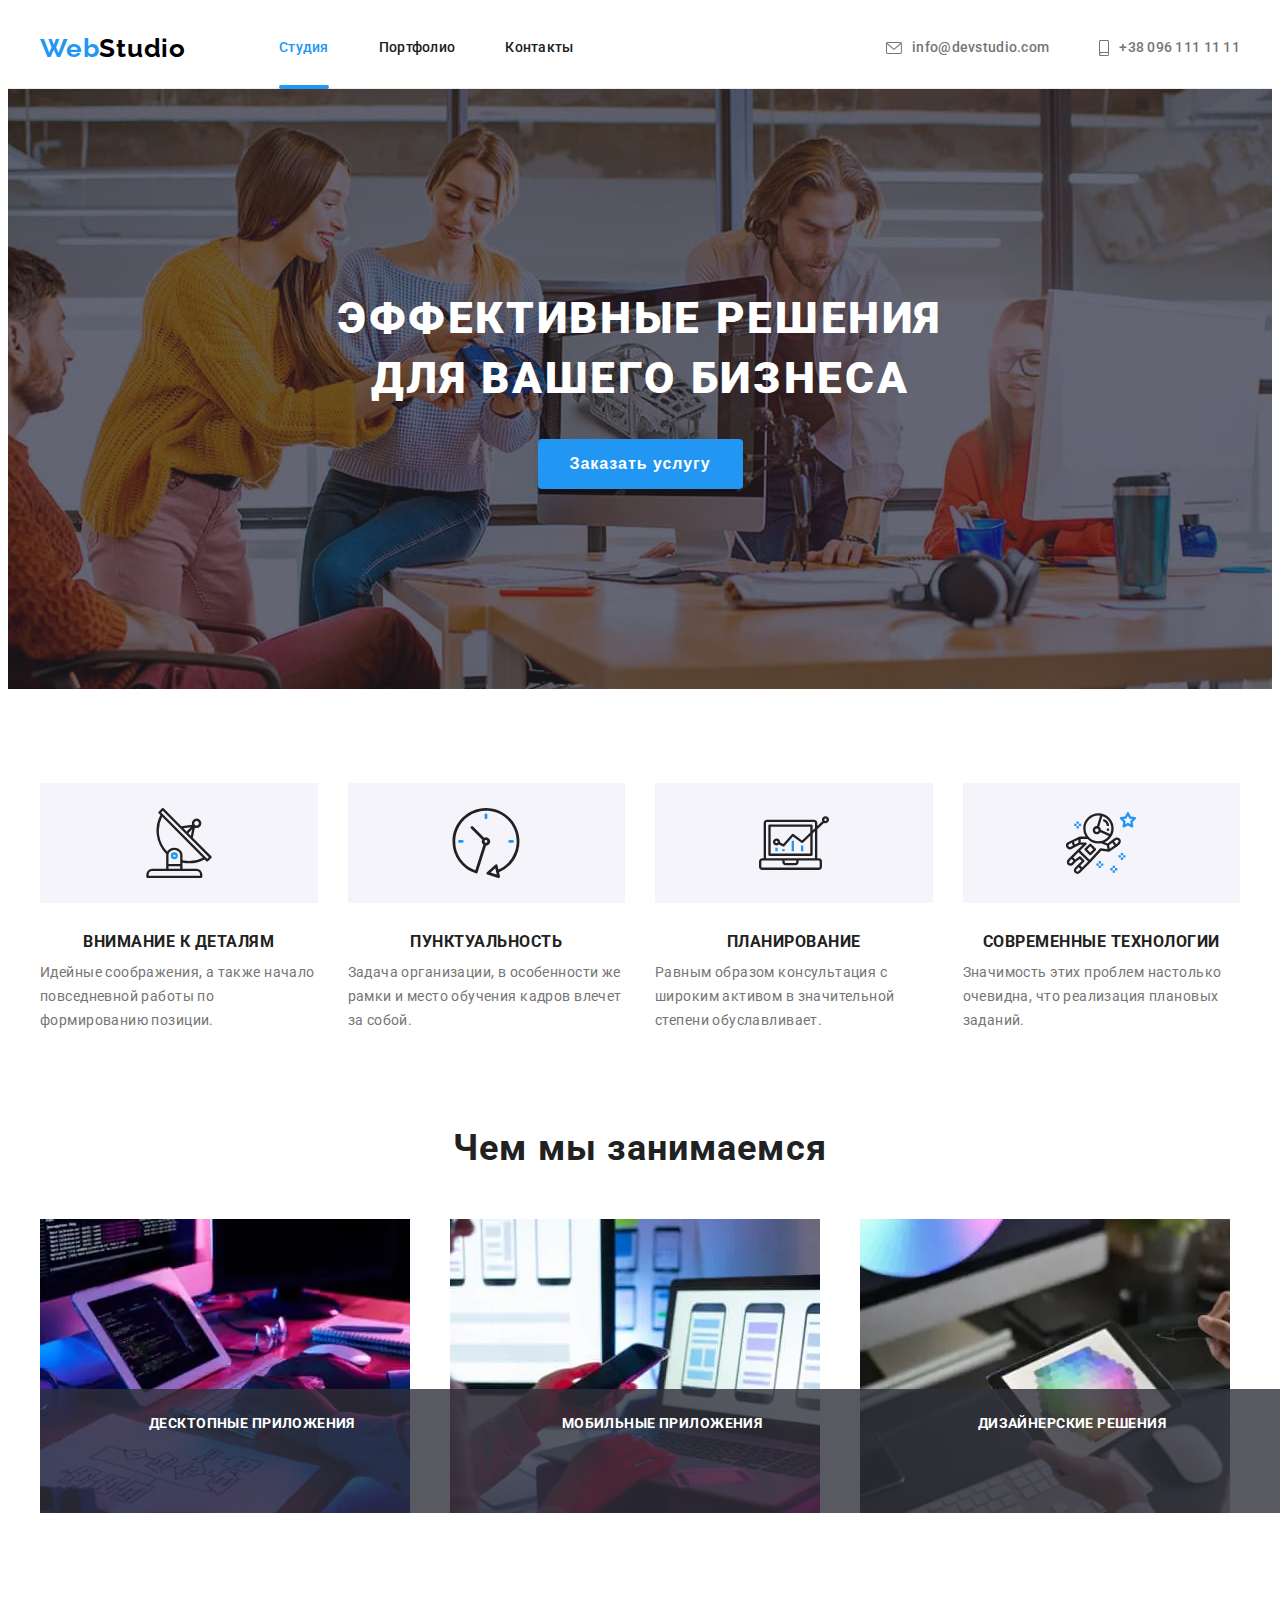
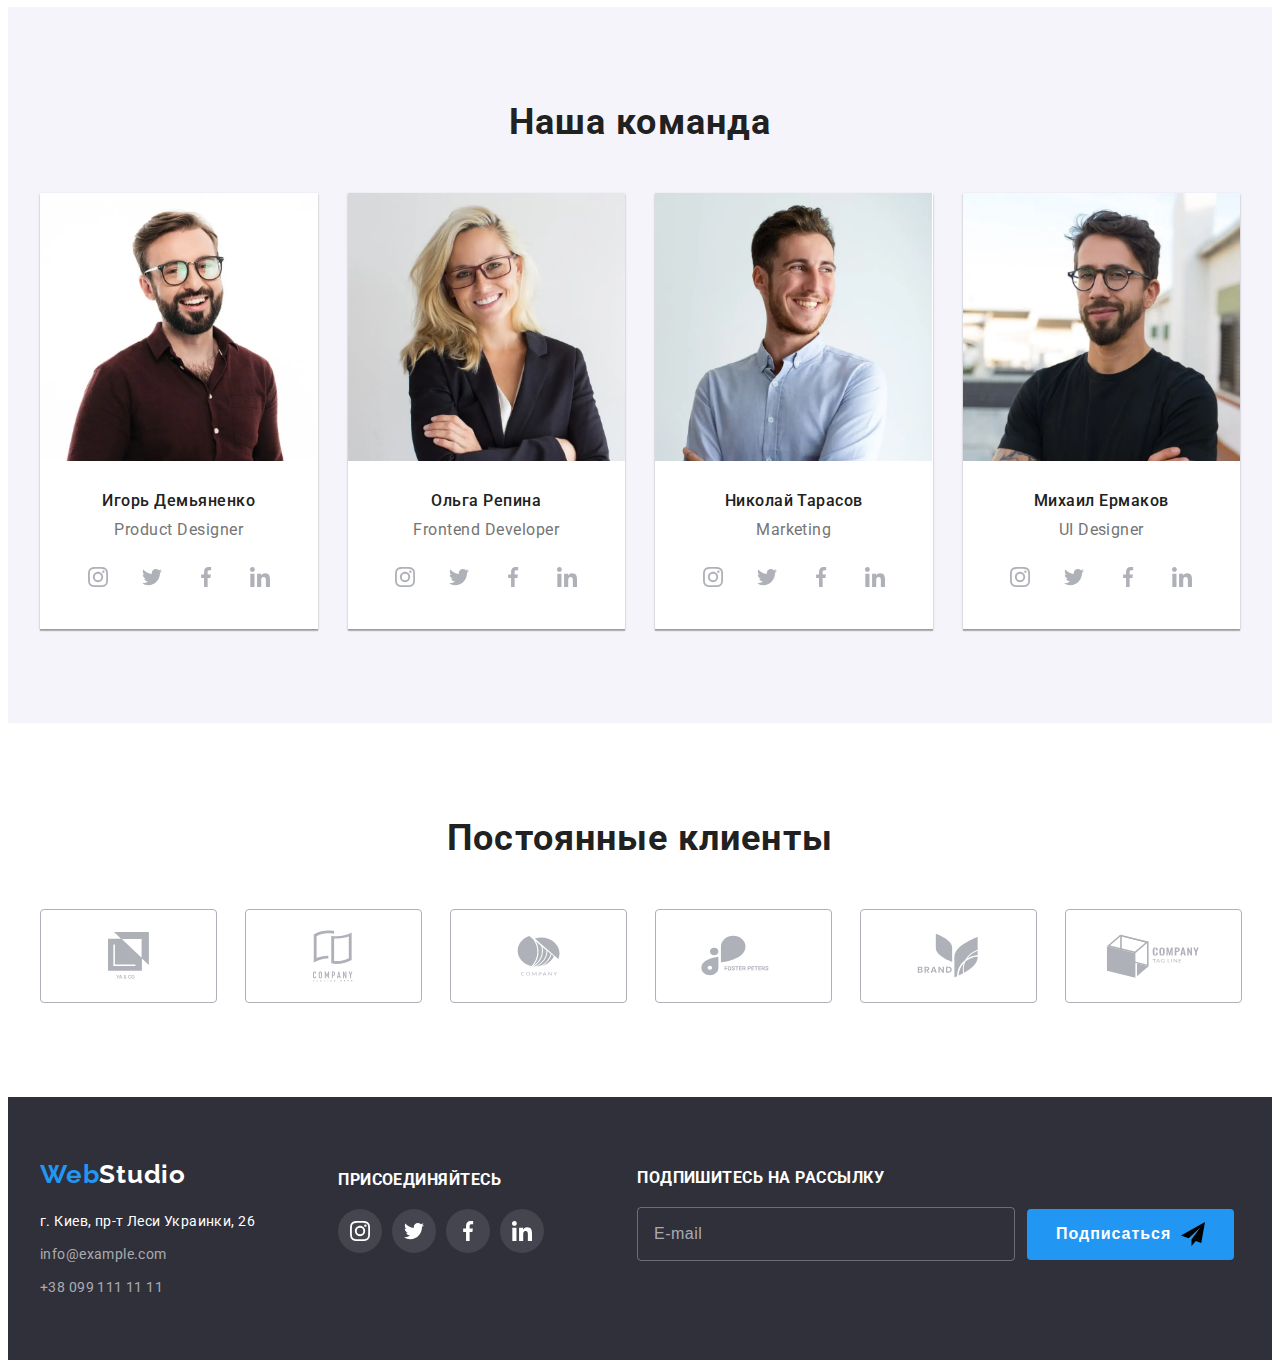
<file: index.html>
<!DOCTYPE html>
<html lang="en">

<head>
  <meta charset="UTF-8" />
  <meta http-equiv="X-UA-Compatible" content="IE=edge" />
  <meta name="viewport" content="width=device-width, initial-scale=1.0" />
  <link rel="stylesheet" href="https://cdnjs.cloudflare.com/ajax/libs/modern-normalize/1.1.0/modern-normalize.min.css"
    integrity="sha512-wpPYUAdjBVSE4KJnH1VR1HeZfpl1ub8YT/NKx4PuQ5NmX2tKuGu6U/JRp5y+Y8XG2tV+wKQpNHVUX03MfMFn9Q=="
    crossorigin="anonymous" referrerpolicy="no-referrer" />
  <link rel="preconnect" href="https://fonts.gstatic.com" />
  <link href="https://fonts.googleapis.com/css2?family=Raleway:wght@700&family=Roboto:wght@400;500;700;900&display=swap"
    rel="stylesheet" />
  <link rel="stylesheet" href="./css/main.min.css" />
  <title>WebStudio</title>
</head>

<body>
  <!--Header-->
  <header class="header">
    <div class="container header-container">
      <nav class="header-nav header__header-nav">
        <a class="logo header__logo link" href="./index.html">Web<span class="studio">Studio</span></a>
        <ul class="menu list">
          <li class="menu__item">
            <a class="menu__link link menu__link_active-link link" href="./index.html">Студия</a>
          </li>
          <li class="menu__item">
            <a class="menu__link link" href="./portfolio.html">Портфолио</a>
          </li>
          <li class="menu__item">
            <a class="menu__link link" href="">Контакты</a>
          </li>
        </ul>
      </nav>

      <button type="button" class="burger-btn" data-menu-open>
        <svg class="burger-btn__icon">
          <use href="./images/sprite.svg#icon-menu"></use>
        </svg>
      </button>
      <ul class="menu-contacts list">
        <li class="menu-contacts__mail">
          <a class="menu-contacts__link link" href="mailto:info@devstudio.com">
            <svg class="menu-contacts__icons mail">
              <use href="./images/sprite.svg#icon-envelope"></use>
            </svg>
            info@devstudio.com
          </a>
        </li>
        <li>
          <a class="menu-contacts__link link" href="tel:+380961111111">
            <svg class="menu-contacts__icons tel">
              <use href="./images/sprite.svg#icon-cellphone"></use>
            </svg>+38 096 111 11 11
          </a>
        </li>
      </ul>
    </div>

        <div class="mobile-menu" data-menu>
          <div class="container mobile-menu__container">
            <button type="button" class="mobile-menu__btn" data-menu-close>
              <svg class="mobile-menu__btn-icon">
                <use href="./images/sprite.svg#icon-close-menu"></use>
              </svg>
            </button>
            <ul class="nav-list list">
              <li class="nav-list-item">
                <a class="nav-list_link link menu__link_active-link" href="./index.html">Студия</a>
              </li>
              <li class="nav-list-item">
                <a class="nav-list_link link" href="./portfolio.html">Портфолио</a>
              </li>
              <li class="nav-list-item">
                <a class="nav-list_link link" href="">Контакты</a>
              </li>
            </ul>
        
            <ul class="menu-list list">
              <li class="menu-list__item">
                <a class="menu-list_tel link" href="tel:+380674010151">+38 067 401 01 51</a>
              </li>
              <li class="menu-list__item">
                <a class="menu-list_mail link" href="mailto:info@devstudio.com">info@devstudio.com</a>
              </li>
            </ul>
        
            <ul class="menu-social-list list">
              <li class="menu-social-list__item">
                <a class="menu-social-list__link link" href="">Instagram
                </a>
              </li>
              <li class="menu-social-list__item">
                <a class="menu-social-list__link link" href="">Twitter
                </a>
              </li>
              <li class="menu-social-list__item">
                <a class="menu-social-list__link link" href="">Facebook
                </a>
              </li>
              <li class="menu-social-list__item">
                <a class="menu-social-list__link link" href="">LinkedIn
                </a>
              </li>
            </ul>
          </div>
        </div>

  </header>
  <main>
    <!--Hero-->
    <section class="hero overlay">
        <div class="hero-container">
          <h1 class="hero__title">Эффективные решения для вашего бизнеса</h1>
          <button class="modal-btn hero__modal-btn" type="button" data-modal-open>Заказать услугу</button>
        </div>
    </section>
  
    <!--Advantages-->
    <section class="advantages-list section">
      <div class="container">
        <h2 class="advantages-title visually-hidden">Преимущества</h2>
  
        <ul class="advantages list">
  
          <li class="advantages__items">
              <div class="advantages__cards">
                <svg class="advantages__icons">
                  <use href="./images/sprite.svg#icon-details"></use>
                </svg>
              </div>
            <h3 class="advantages__title">Внимание к деталям</h3>
            <p class="advantages__text">Идейные соображения, а также начало повседневной работы по
              формированию позиции.
            </p>
          </li>
  
  
          <li class="advantages__items">
              <div class="advantages__cards">
                <svg class="advantages__icons">
                  <use href="./images/sprite.svg#icon-punctuality"></use>
                </svg>
              </div>
            <h3 class="advantages__title">Пунктуальность</h3>
            <p class="advantages__text">Задача организации, в особенности же рамки и место обучения кадров
              влечет за собой.
            </p>
          </li>
  
          <li class="advantages__items">
              <div class="advantages__cards">
                <svg class="advantages__icons">
                  <use href="./images/sprite.svg#icon-planning"></use>
                </svg>
              </div>
            <h3 class="advantages__title">Планирование</h3>
            <p class="advantages__text">Равным образом консультация с широким активом в значительной степени
              обуславливает.
            </p>
          </li>
  
          <li class="advantages__items">
              <div class="advantages__cards">
                <svg class="advantages__icons">
                  <use href="./images/sprite.svg#icon-modern_technology"></use>
                </svg>
              </div>
            <h3 class="advantages__title">Современные технологии</h3>
            <p class="advantages__text">Значимость этих проблем настолько очевидна, что реализация плановых
              заданий.
            </p>
          </li>
        </ul>
      </div>
    </section>
  
    <!--our job-->
    <section class="section our-job our-job_padding">
      <div class="container">
        <h2 class="main-title main-title_position">Чем мы занимаемся</h2>
        <ul class="job-cards our-job__job-cards list">
            <li class="job-cards__item">
                <div class="job-cards__images">
                  <picture>
                    <source media="(min-width: 1200px)"
                      srcset="./images/our-job/box-1.webp 1x, ./images/our-job/box-1@2x.webp 2x" type="image/webp">
                    <source media="(min-width: 1200px)"
                      srcset="./images/our-job/box-1.jpg 1x, ./images/our-job/box-1@2x.jpg 2x">
      
                    <img src="./images/our-job/box-1.jpg" alt="Разработчик пишет код">
                  </picture>
      
                  <p class="job-cards__text">десктопные приложения</p>
                </div>
            </li>

          <li class="job-cards__item">
              <div class="job-cards__images">
                <picture>
                  <source media="(min-width: 1200px)"
                    srcset="./images/our-job/box-2.webp 1x, ./images/our-job/box-2@2x.webp 2x" type="image/webp">
                  <source media="(min-width: 1200px)"
                    srcset="./images/our-job/box-2.jpg 1x, ./images/our-job/box-2@2x.jpg 2x">
    
                  <img src="./images/our-job/box-2.jpg" alt="Разработчик создает мобильное приложение" />
                </picture>
    
    
                <p class="job-cards__text">мобильные приложения</p>
              </div>
          </li>

          <li class="job-cards__item">
              <div class="job-cards__images">
                <picture>
                  <source media="(min-width: 1200px)"
                    srcset="./images/our-job/box-3.webp 1x, ./images/our-job/box-3@2x.webp 2x" type="image/webp">
                  <source media="(min-width: 1200px)"
                    srcset="./images/our-job/box-3.jpg 1x, ./images/our-job/box-3@2x.jpg 2x">
    
                  <img src="./images/our-job/box-3.jpg" alt="Разработчик работает с цветом" />
                </picture>
    
                <p class="job-cards__text">дизайнерские решения</p>
              </div>
          </li>
        </ul>
      </div>
    </section>
  
    <!-- Our team-->
    <section class="section our-team">
      <div class="container">
        <h2 class="main-title main-title_position">Наша команда</h2>
        <ul class="our-team-blocks our-team__our-team-blocks list">
          <li class="our-team-blocks__wrapper">
            <picture>
              <source media="(min-width: 1200px)"
                srcset="./images/our-team/desktop/igor-demjnenko.webp 1x, ./images/our-team/desktop/igor@2x.webp 2x"
                type="image/webp">
              <source media="(min-width: 1200px)"
                srcset="./images/our-team/desktop/igor-demjnenko.jpg 1x, ./images/our-team/desktop/igor@2x.jpg 2x">
  
              <source media="(min-width: 768px)"
                srcset="./images/our-team/tablet/tablet-igor.webp 1x, ./images/our-team/tablet/tablet-igor@2x.webp 2x"
                type="image/webp">
              <source media="(min-width: 768px)"
                srcset="./images/our-team/tablet/tablet-igor.jpg 1x, ./images/our-team/tablet/tablet-igor@2x.jpg 2x">
  
              <source media="(min-width: 280px)"
                srcset="./images/our-team/mobile/mob-igor.webp 1x, ./images/our-team/mobile/mob-igor@2x.webp 2x"
                type="image/webp">
              <source media="(min-width: 280px)"
                srcset="./images/our-team/mobile/mob-igor.jpg 1x, ./images/our-team/mobile/mob-igor@2x.jpg 2x">
  
              <img src="./images/our-team/desktop/igor-demjnenko.jpg" alt="Игорь Демьяненко" />
            </picture>
  
            <div class="our-team-thumb">
              <h3 class="our-team-blocks__name">Игорь Демьяненко</h3>
              <p class="our-team-blocks__specialty">Product Designer</p>
  
              <ul class="social-link-list list">
                <li class="social-link-list__item">
                  <a href="" class="social-link-list__link">
                    <svg class="social-link-list__icon">
                      <use href="./images/sprite.svg#icon-instagram"></use>
                    </svg>
                  </a>
                </li>
                <li class="social-link-list__item">
                  <a href="" class="social-link-list__link">
                    <svg class="social-link-list__icon">
                      <use href="./images/sprite.svg#icon-twitter"></use>
                    </svg>
                  </a>
                </li>
                <li class="social-link-list__item">
                  <a href="" class="social-link-list__link">
                    <svg class="social-link-list__icon">
                      <use href="./images/sprite.svg#icon-facebook"></use>
                    </svg>
                  </a>
                </li>
                <li class="social-link-list__item">
                  <a href="" class="social-link-list__link">
                    <svg class="social-link-list__icon">
                      <use href="./images/sprite.svg#icon-linkedin"></use>
                    </svg>
                  </a>
                </li>
              </ul>
            </div>
          </li>
  
          <li class="our-team-blocks__wrapper">
            <picture>
              <source media="(min-width: 1200px)"
                srcset="./images/our-team/desktop/olga-repina.webp 1x, ./images/our-team/desktop/olj@2x.webp 2x"
                type="image/webp">
              <source media="(min-width: 1200px)"
                srcset="./images/our-team/desktop/olga-repina.jpg 1x, ./images/our-team/desktop/olj@2x.jpg 2x">
  
              <source media="(min-width: 768px)"
                srcset="./images/our-team/tablet/tablet-olj.webp 1x, ./images/our-team/tablet/tablet-olj@2x.webp 2x"
                type="image/webp">
              <source media="(min-width: 768px)"
                srcset="./images/our-team/tablet/tablet-olj.jpg 1x, ./images/our-team/tablet/tablet-olj@2x.jpg 2x">
  
              <source media="(min-width: 280px)"
                srcset="./images/our-team/mobile/mob-olj.webp 1x, ./images/our-team/mobile/mob-olj@2x.webp 2x"
                type="image/webp">
              <source media="(min-width: 280px)"
                srcset="./images/our-team/mobile/mob-olj.jpg 1x, ./images/our-team/mobile/mob-olj@2x.jpg 2x">
  
              <img src="./images/our-team/desktop/olga-repina.jpg" alt="Ольга Репина" />
            </picture>
  
            <div class="our-team-thumb">
              <h3 class="our-team-blocks__name">Ольга Репина</h3>
              <p class="our-team-blocks__specialty">Frontend Developer</p>
              <ul class="social-link-list list">
                <li class="social-link-list__item">
                  <a href="" class="social-link-list__link">
                    <svg class="social-link-list__icon">
                      <use href="./images/sprite.svg#icon-instagram"></use>
                    </svg>
                  </a>
                </li>
                <li class="social-link-list__item">
                  <a href="" class="social-link-list__link">
                    <svg class="social-link-list__icon">
                      <use href="./images/sprite.svg#icon-twitter"></use>
                    </svg>
                  </a>
                </li>
                <li class="social-link-list__item">
                  <a href="" class="social-link-list__link">
                    <svg class="social-link-list__icon">
                      <use href="./images/sprite.svg#icon-facebook"></use>
                    </svg>
                  </a>
                </li>
                <li class="social-link-list__item">
                  <a href="" class="social-link-list__link">
                    <svg class="social-link-list__icon">
                      <use href="./images/sprite.svg#icon-linkedin"></use>
                    </svg>
                  </a>
                </li>
              </ul>
            </div>
          </li>
  
          <li class="our-team-blocks__wrapper">
              <picture>
                <source media="(min-width: 1200px)"
                  srcset="./images/our-team/desktop/nikolai-tarasov.webp 1x, ./images/our-team/desktop/nik@2x.webp 2x"
                  type="image/webp">
                <source media="(min-width: 1200px)"
                  srcset="./images/our-team/desktop/nikolai-tarasov.jpg 1x, ./images/our-team/desktop/nik@2x.jpg 2x">
    
                <source media="(min-width: 768px)"
                  srcset="./images/our-team/tablet/tablet-nik.webp 1x, ./images/our-team/tablet/tablet-nik@2x.webp 2x"
                  type="image/webp">
                <source media="(min-width: 768px)"
                  srcset="./images/our-team/tablet/tablet-nik.jpg 1x, ./images/our-team/tablet/tablet-nik@2x.jpg 2x">
    
                <source media="(min-width: 280px)"
                  srcset="./images/our-team/mobile/mob-nik.webp 1x, ./images/our-team/mobile/mob-nik@2x.webp 2x"
                  type="image/webp">
                <source media="(min-width: 280px)"
                  srcset="./images/our-team/mobile/mob-nik.jpg 1x, ./images/our-team/mobile/mob-nik@2x.jpg 2x">
    
                <img src="./images/our-team/desktop/nikolai-tarasov.jpg" alt="Николай Тарасов" />
              </picture>
  
            <div class="our-team-thumb">
              <h3 class="our-team-blocks__name">Николай Тарасов</h3>
              <p class="our-team-blocks__specialty">Marketing</p>
              <ul class="social-link-list list">
                <li class="social-link-list__item">
                  <a href="" class="social-link-list__link">
                    <svg class="social-link-list__icon">
                      <use href="./images/sprite.svg#icon-instagram"></use>
                    </svg>
                  </a>
                </li>
                <li class="social-link-list__item">
                  <a href="" class="social-link-list__link">
                    <svg class="social-link-list__icon">
                      <use href="./images/sprite.svg#icon-twitter"></use>
                    </svg>
                  </a>
                </li>
                <li class="social-link-list__item">
                  <a href="" class="social-link-list__link">
                    <svg class="social-link-list__icon">
                      <use href="./images/sprite.svg#icon-facebook"></use>
                    </svg>
                  </a>
                </li>
                <li class="social-link-list__item">
                  <a href="" class="social-link-list__link">
                    <svg class="social-link-list__icon">
                      <use href="./images/sprite.svg#icon-linkedin"></use>
                    </svg>
                  </a>
                </li>
              </ul>
            </div>
          </li>
  
          <li class="our-team-blocks__wrapper">
              <picture>
                <source media="(min-width: 1200px)"
                  srcset="./images/our-team/desktop/mihail-ermakov.webp 1x, ./images/our-team/desktop/monj@2x.webp 2x"
                  type="image/webp">
                <source media="(min-width: 1200px)"
                  srcset="./images/our-team/desktop/mihail-ermakov.jpg 1x, ./images/our-team/desktop/monj@2x.jpg 2x">
    
                <source media="(min-width: 768px)"
                  srcset="./images/our-team/tablet/tablet-monj.webp 1x, ./images/our-team/tablet/tablet-monj@2x.webp 2x"
                  type="image/webp">
                <source media="(min-width: 768px)"
                  srcset="./images/our-team/tablet/tablet-monj.jpg 1x, ./images/our-team/tablet/tablet-monj@2x.jpg 2x">
    
                <source media="(min-width: 280px)"
                  srcset="./images/our-team/mobile/mob-monj.webp 1x, ./images/our-team/mobile/mob-monj@2x.webp 2x"
                  type="image/webp">
                <source media="(min-width: 280px)"
                  srcset="./images/our-team/mobile/mob-monj.jpg 1x, ./images/our-team/mobile/mob-monj@2x.jpg 2x">
    
                <img src="./images/our-team/desktop/mihail-ermakov.jpg" alt="Михаил Ермаков" />
              </picture>
  
            <div class="our-team-thumb">
              <h3 class="our-team-blocks__name">Михаил Ермаков</h3>
              <p class="our-team-blocks__specialty">UI Designer</p>
              <ul class="social-link-list list">
                <li class="social-link-list__item">
                  <a href="" class="social-link-list__link">
                    <svg class="social-link-list__icon">
                      <use href="./images/sprite.svg#icon-instagram"></use>
                    </svg>
                  </a>
                </li>
                <li class="social-link-list__item">
                  <a href="" class="social-link-list__link">
                    <svg class="social-link-list__icon">
                      <use href="./images/sprite.svg#icon-twitter"></use>
                    </svg>
                  </a>
                </li>
                <li class="social-link-list__item">
                  <a href="" class="social-link-list__link">
                    <svg class="social-link-list__icon">
                      <use href="./images/sprite.svg#icon-facebook"></use>
                    </svg>
                  </a>
                </li>
                <li class="social-link-list__item">
                  <a href="" class="social-link-list__link">
                    <svg class="social-link-list__icon">
                      <use href="./images/sprite.svg#icon-linkedin"></use>
                    </svg>
                  </a>
                </li>
              </ul>
            </div>
          </li>
        </ul>
      </div>
    </section>
    <!--Our clients-->
    <section class="section container">
      <h2 class="main-title main-title_position">Постоянные клиенты</h2>
      <ul class="clients-list clients-list__position list">
        <li class="clients-list__items">
          <a href="" class="clients-list__links">
            <svg class="clients-list__icons" width="41px" height="47px">
              <use href="./images/icons/sprite.svg#icon-group"></use>
            </svg>
          </a>
        </li>
        <li class="clients-list__items">
          <a href="" class="clients-list__links">
            <svg class="clients-list__icons" width="40px" height="52px">
              <use href="./images/icons/sprite.svg#icon-group1"></use>
            </svg>
          </a>
        </li>
        <li class="clients-list__items">
          <a href="" class="clients-list__links">
            <svg class="clients-list__icons" width="43px" height="41px">
              <use href="./images/icons/sprite.svg#icon-group2"></use>
            </svg>
          </a>
        </li>
        <li class="clients-list__items">
          <a href="" class="clients-list__links">
            <svg class="clients-list__icons" width="84px" height="41px">
              <use href="./images/icons/sprite.svg#icon-group3"></use>
            </svg>
          </a>
        </li>
        <li class="clients-list__items">
          <a href="" class="clients-list__links">
            <svg class="clients-list__icons" width="62px" height="45px">
              <use href="./images/icons/sprite.svg#icon-group4"></use>
            </svg>
          </a>
        </li>
        <li class="clients-list__items">
          <a href="" class="clients-list__links">
            <svg class="clients-list__icons" width="94px" height="44px">
              <use href="./images/icons/sprite.svg#icon-group5"></use>
            </svg>
          </a>
        </li>
      </ul>
  
    </section>
  </main>
  <!--Footer-->
  <footer class="footer">
    <div class="container position">
      <div class="footer_wrapper">
        <div class="footer-contacts">
          <a class="logo link" href="./">Web<span class="studio-footer">Studio</span></a>
          <address class="adress-title">
            <ul class="adress-list list">
              <li class="adress-list__item">
                <a class="adress-list__link link" href="https://goo.gl/maps/qC3HTHTLp7hDpbV6A" target="_blank"
                  rel="noopener noreferrer">г. Киев, пр-т Леси Украинки, 26</a>
              </li>
              <li class="adress-list__item">
                <a class="adress-list__link adress-list__link_color link"
                  href="mailto:info@example.com">info@example.com</a>
              </li>
              <li class="adress-list__item">
                <a class="adress-list__link adress-list__link_color link" href="tel:+380991111111">+38
                  099 111
                  11 11</a>
              </li>
            </ul>
          </address>
        </div>
        <div class="connect">
          <h3 class="footer-title footer-form__footer-title">присоединяйтесь</h3>
          <ul class="social-link-list list">
            <li class="social-link-list__item">
              <a href="" class="social-link-list__link">
                <svg class="social-link-list__icon social-link-list__icon_color">
                  <use href="./images/sprite.svg#icon-instagram"></use>
                </svg>
              </a>
            </li>
            <li class="social-link-list__item">
              <a href="" class="social-link-list__link">
                <svg class="social-link-list__icon social-link-list__icon_color">
                  <use href="./images/sprite.svg#icon-twitter"></use>
                </svg>
              </a>
            </li>
            <li class="social-link-list__item">
              <a href="" class="social-link-list__link">
                <svg class="social-link-list__icon social-link-list__icon_color">
                  <use href="./images/sprite.svg#icon-facebook"></use>
                </svg>
              </a>
            </li>
            <li class="social-link-list__item">
              <a href="" class="social-link-list__link">
                <svg class="social-link-list__icon social-link-list__icon_color">
                  <use href="./images/sprite.svg#icon-linkedin"></use>
                </svg>
              </a>
            </li>
          </ul>
        </div>
      </div>
  
  
      <!--Footer form-->
      <div class="subscribe">
        <form action="#" class="footer-form  footer__footer-form">
          <h3 class="footer-title footer-form__footer-title">Подпишитесь на рассылку</h3>
  
          <span class="footer-form__wrapper">
            <label>
              <input type="email" class="footer-form__input" name="user-email" placeholder="E-mail">
            </label>
            <button type="submit" class="footer-form-btn footer-form__footer-form-btn">
              Подписаться
              <svg class="footer-form-btn__icon">
                <use href="./images/sprite.svg#icon-send"></use>
              </svg>
            </button>
          </span>
  
        </form>
      </div>
    </div>
  
  </footer>
  
  <!--Modal-->
    <div class="backdrop is-hidden" data-modal>
    <div class="modal">
      <button type="button" class="close-btn" data-modal-close>
        <svg class="close-btn__icon">
          <use href="./images/sprite_5.svg#icon-Vector"></use>
        </svg>
      </button>
      <form action="#" class="modal-form">
        <h3 class="modal-form__head">Оставьте свои данные, мы вам перезвоним</h3>
  
        <label class="modal-form__field">
          Имя
          <span class="modal-form__input-wrapper">
            <input type="text" class="modal-form__input" name="user-name" minlength="2" pattern="[a-zA-Zа-яёА-ЯЁ]+"
              title="Имя должно содержать символы кирилицы или латиницы" required>
            <svg class="modal-form__icon">
              <use href="./images/sprite.svg#icon-person"></use>
            </svg>
          </span>
        </label>
  
        <label class="modal-form__field">
          Телефон
          <span class="modal-form__input-wrapper">
            <input type="tel" class="modal-form__input" name="user-phone" pattern="[0-9]{3}-[0-9]{3}-[0-9]{2}-[0-9]{2}"
              title="096-000-00-00" required>
            <svg class="modal-form__icon">
              <use href="./images/sprite.svg#icon-phone"></use>
            </svg>
          </span>
        </label>
  
        <label class="modal-form__field">
          Почта
          <span class="modal-form__input-wrapper">
            <input type="email" class="modal-form__input" name="user-email" title="email@gmail.com" required>
            <svg class="modal-form__icon">
              <use href="./images/sprite.svg#icon-mail"></use>
            </svg>
          </span>
        </label>
  
        <label class="modal-form__field indent">
          Комментарий
          <textarea name="user-message" class="modal-form__message" placeholder="Введите текст"></textarea>
        </label>
  
  
        <input type="checkbox" class="modal-form__checkbox visually-hidden" id="accept-policy">
  
        <label for="accept-policy" class="modal-form__checkbox-label">Соглашаюсь с рассылкой и принимаю&nbsp;
          <a href="#" class="modal-form__label-link link">Условия договора
          </a>
        </label>
  
        <button type="submit" class="modal-btn modal-form__modal-btn">Отправить</button>
      </form>
    </div>
  </div>
  
  <script src="./js/modal.js"></script>
  <script src="./js/menu.js"></script>
  </body>
  
  </html>
</file>
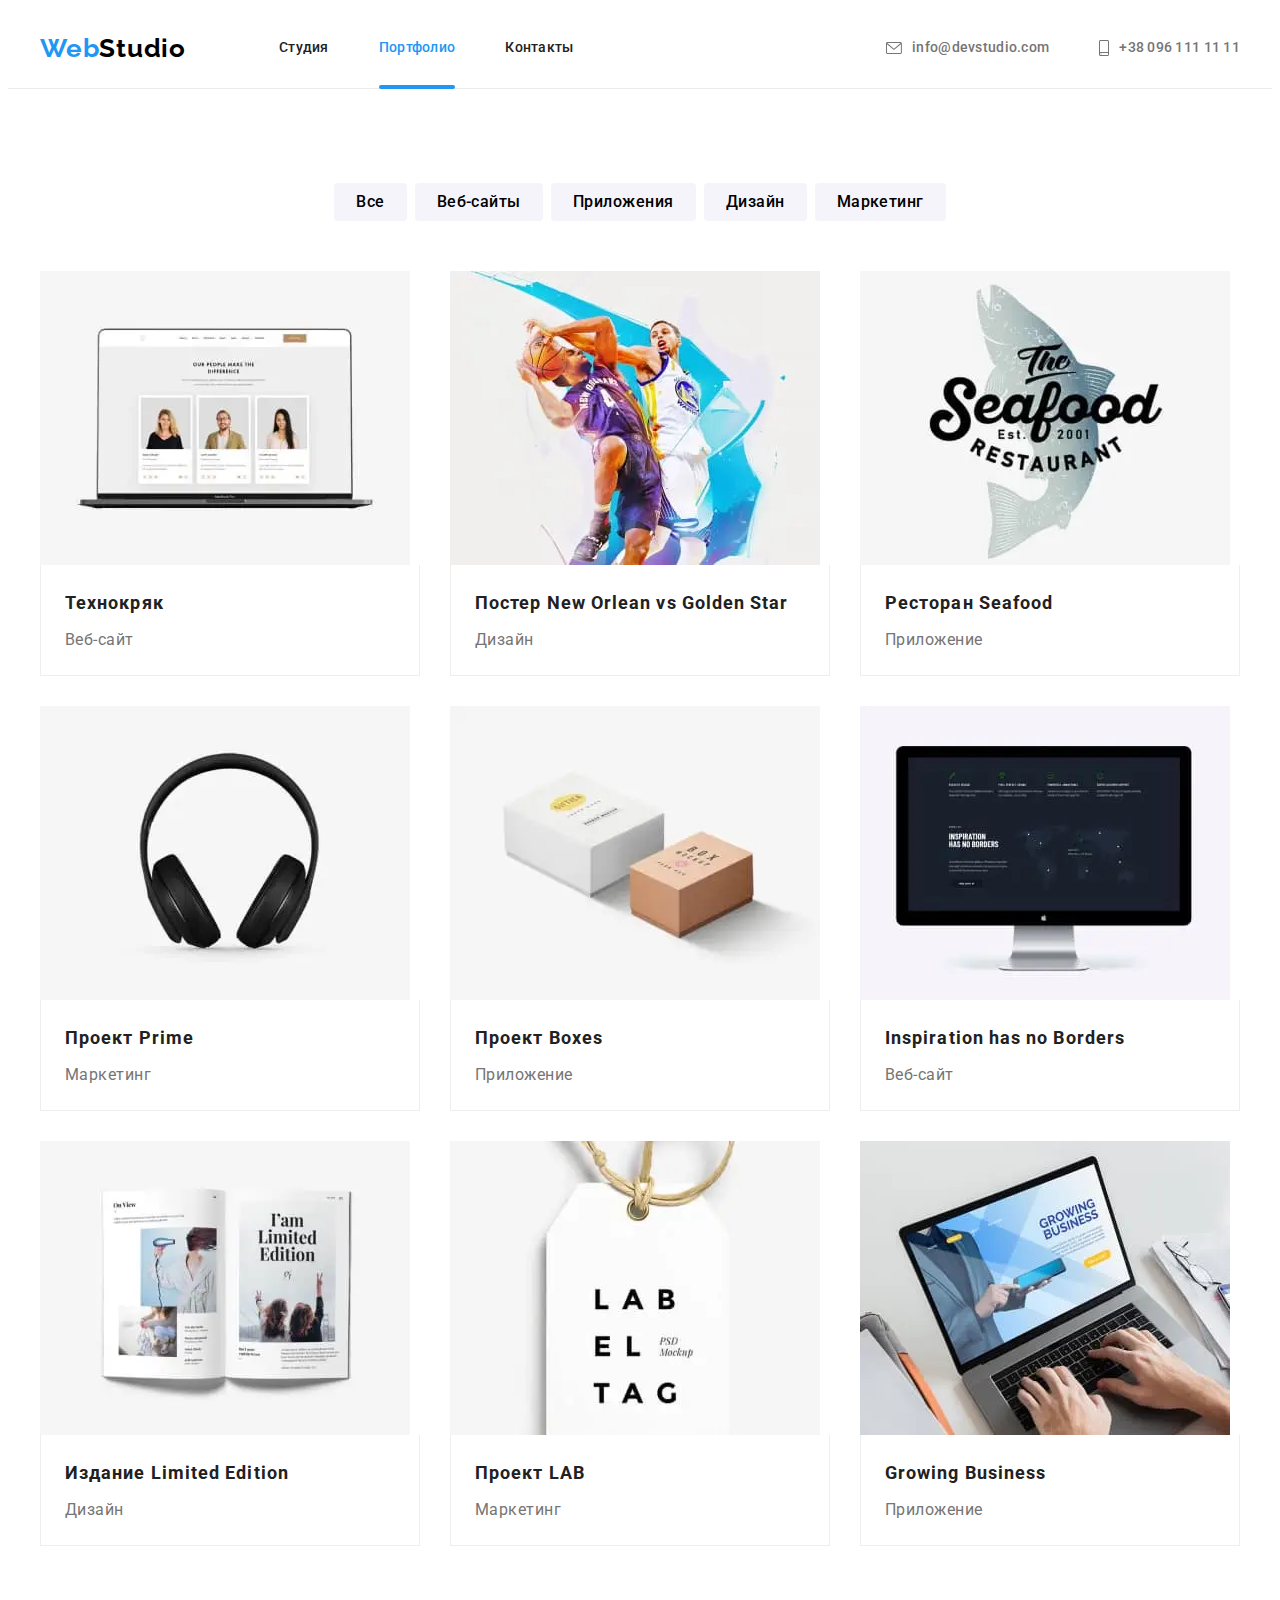
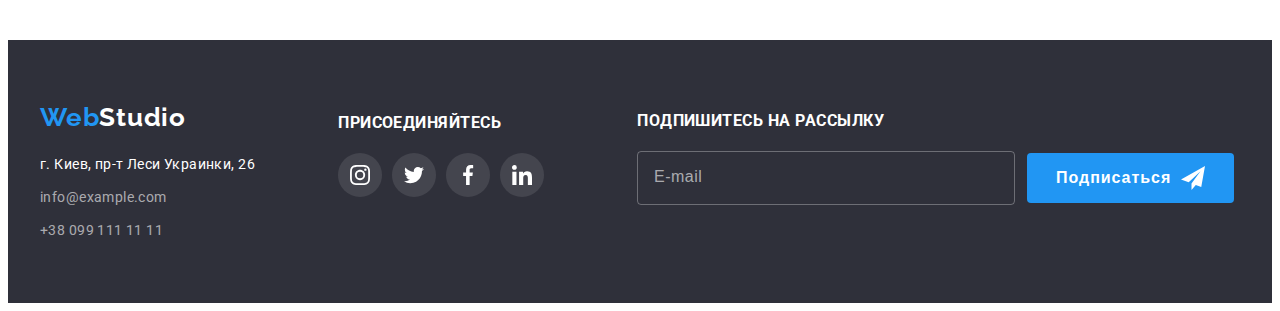
<file: portfolio.html>
<!DOCTYPE html>
<html lang="en">

<head>
    <meta charset="UTF-8" />
    <meta http-equiv="X-UA-Compatible" content="IE=edge" />
    <meta name="viewport" content="width=device-width, initial-scale=1.0" />
    <link rel="stylesheet" href="https://cdnjs.cloudflare.com/ajax/libs/modern-normalize/1.1.0/modern-normalize.min.css"
        integrity="sha512-wpPYUAdjBVSE4KJnH1VR1HeZfpl1ub8YT/NKx4PuQ5NmX2tKuGu6U/JRp5y+Y8XG2tV+wKQpNHVUX03MfMFn9Q=="
        crossorigin="anonymous" referrerpolicy="no-referrer" />
    <link rel="preconnect" href="https://fonts.gstatic.com" />
    <link
        href="https://fonts.googleapis.com/css2?family=Raleway:wght@700&family=Roboto:wght@400;500;700;900&display=swap"
        rel="stylesheet" />
    <link rel="stylesheet" href="./css/main.min.css" />
    <title>Portfolio</title>
</head>

<body>
    <!--Header-->
    <header class="header">
        <div class="container header-container">
            <nav class="header-nav header__header-nav">
                <a class="logo header__logo link" href="./index.html">Web<span class="studio">Studio</span></a>
                <ul class="menu list">
                    <li class="menu__item">
                        <a class="menu__link link" href="./index.html">Студия</a>
                    </li>
                    <li class="menu__item">
                        <a class="menu__link link menu__link_active-link link" href="./portfolio.html">Портфолио</a>
                    </li>
                    <li class="menu__item">
                        <a class="menu__link link" href="">Контакты</a>
                    </li>
                </ul>
            </nav>

            <button type="button" class="burger-btn" data-menu-open>
                <svg class="burger-btn__icon">
                    <use href="./images/sprite.svg#icon-menu"></use>
                </svg>
            </button>
            <ul class="menu-contacts list">
                <li class="menu-contacts__mail">
                    <a class="menu-contacts__link link" href="mailto:info@devstudio.com">
                        <svg class="menu-contacts__icons mail">
                            <use href="./images/sprite.svg#icon-envelope"></use>
                        </svg>
                        info@devstudio.com
                    </a>
                </li>
                <li>
                    <a class="menu-contacts__link link" href="tel:+380961111111">
                        <svg class="menu-contacts__icons tel">
                            <use href="./images/sprite.svg#icon-cellphone"></use>
                        </svg>+38 096 111 11 11
                    </a>
                </li>
            </ul>
        </div>
        <div class="mobile-menu" data-menu>
            <div class="container mobile-menu__container">
                <button type="button" class="mobile-menu__btn" data-menu-close>
                    <svg class="mobile-menu__btn-icon">
                        <use href="./images/sprite.svg#icon-close-menu"></use>
                    </svg>
                </button>
                <ul class="nav-list list">
                    <li class="nav-list-item">
                        <a class="nav-list_link link" href="./index.html">Студия</a>
                    </li>
                    <li class="nav-list-item">
                        <a class="nav-list_link link" href="./portfolio.html">Портфолио</a>
                    </li>
                    <li class="nav-list-item">
                        <a class="nav-list_link link" href="">Контакты</a>
                    </li>
                </ul>

                <ul class="menu-list list">
                    <li class="menu-list__item">
                        <a class="menu-list_tel link" href="tel:+380961111111">+38 096 111 11 11</a>
                    </li>
                    <li class="menu-list__item">
                        <a class="menu-list_mail link" href="mailto:info@devstudio.com">info@devstudio.com</a>
                    </li>
                </ul>

                <ul class="menu-social-list list">
                    <li class="menu-social-list__item">
                        <a class="menu-social-list__link link" href="">Instagram
                        </a>
                    </li>
                    <li class="menu-social-list__item">
                        <a class="menu-social-list__link link" href="">Twitter
                        </a>
                    </li>
                    <li class="menu-social-list__item">
                        <a class="menu-social-list__link link" href="">Facebook
                        </a>
                    </li>
                    <li class="menu-social-list__item">
                        <a class="menu-social-list__link link" href="">LinkedIn
                        </a>
                    </li>
                </ul>
            </div>
        </div>
    </header>
    <main>
        <!--Hero-->
        <section class="section">
            <div class="container">
                <h2 class="visually-hidden">Вкладки</h2>

                <ul class="wigets list">
                    <li class="widgets__item">
                        <button type="button" class="wigets__link">Все</button>
                    </li>
                    <li class="widgets__item">
                        <button type="button" class="wigets__link">Веб-сайты</button>
                    </li>
                    <li class="widgets__item">
                        <button type="button" class="wigets__link">Приложения</button>
                    </li>
                    <li class="widgets__item">
                        <button type="button" class="wigets__link">Дизайн</button>
                    </li>
                    <li class="widgets__item">
                        <button type="button" class="wigets__link">Маркетинг</button>
                    </li>
                </ul>

                <ul class="projects list">
                    <li class="projects__blocks">
                        <a class="projects__links link" href="">
                            <div class="projects__overlay-wrapper">
                                <picture>
                                    <source media="(min-width: 1200px)"
                                        srcset="./images/projects/desktop/techno.webp 1x, ./images/projects/desktop/techno@2x.webp 2x"
                                        type="image/webp">
                                    <source media="(min-width: 1200px)"
                                        srcset="./images/projects/desktop/techno.jpg 1x, ./images/projects/desktop/techno@2x.jpg 2x">

                                    <source media="(min-width: 768px)"
                                        srcset="./images/projects/tablet/tablet-techno.webp 1x, ./images/projects/tablet/tablet-techno@2x.webp 2x"
                                        type="image/webp">
                                    <source media="(min-width: 768px)"
                                        srcset="./images/projects/tablet/tablet-techno.jpg 1x, ./images/projects/tablet/tablet-techno@2x.jpg 2x">

                                    <source media="(min-width: 280px)"
                                        srcset="./images/projects/mobile/mob-techno.webp 1x, ./images/projects/mobile/mob-techno@2x.webp 2x"
                                        type="image/webp">
                                    <source media="(min-width: 280px)"
                                        srcset="./images/projects/mobile/mob-techno.jpg 1x, ./images/projects/mobile/mob-techno@2x.jpg 2x">

                                    <img src="./images/projects/techno.jpg" alt="открытый ноутбук" />
                                </picture>

                                <p class="projects__overlay">Технокряк это современная площадка распространения
                                    коронавируса.
                                    Компании используют эту платформу для цифрового
                                    шпионажа и атак на защищённые сервера конкурентов.
                                </p>
                            </div>
                            <div class="projects__content projects_crutch">
                                <h3 class="projects__list">Технокряк</h3>
                                <p class="projects__title">Веб-сайт</p>
                            </div>
                        </a>
                    </li>

                    <li class="projects__blocks">
                        <a class="projects__links link" href="">
                            <div class="projects__overlay-wrapper">
                                <picture>
                                    <source media="(min-width: 1200px)"
                                        srcset="./images/projects/desktop/new.webp 1x, ./images/projects/desktop/new@2x.webp 2x"
                                        type="image/webp">
                                    <source media="(min-width: 1200px)"
                                        srcset="./images/projects/desktop/new.jpg 1x, ./images/projects/desktop/new@2x.jpg 2x">

                                    <source media="(min-width: 768px)"
                                        srcset="./images/projects/tablet/tablet-new.webp 1x, ./images/projects/tablet/tablet-new@2x.webp 2x"
                                        type="image/webp">
                                    <source media="(min-width: 768px)"
                                        srcset="./images/projects/tablet/tablet-new.jpg 1x, ./images/projects/tablet/tablet-new@2x.jpg 2x">

                                    <source media="(min-width: 280px)"
                                        srcset="./images/projects/mobile/mob-new.webp 1x, ./images/projects/mobile/mob-new@2x.webp 2x"
                                        type="image/webp">
                                    <source media="(min-width: 280px)"
                                        srcset="./images/projects/mobile/mob-new.jpg 1x, ./images/projects/mobile/mob-new@2x.jpg 2x">

                                    <img src="./images/projects/desktop/new.jpg" alt="игра в баскетбол" />
                                </picture>

                                <p class="projects__overlay">Технокряк это современная площадка распространения
                                    коронавируса.
                                    Компании используют эту платформу для цифрового
                                    шпионажа и атак на защищённые сервера конкурентов.
                                </p>
                            </div>
                            <div class="projects__content">
                                <h3 class="projects__list">Постер New Orlean vs Golden Star</h3>
                                <p class="projects__title">Дизайн</p>
                            </div>
                        </a>
                    </li>

                    <li class="projects__blocks">
                        <a class="projects__links link" href="">
                            <div class="projects__overlay-wrapper">
                                <picture>
                                    <source media="(min-width: 1200px)"
                                        srcset="./images/projects/desktop/sea.webp 1x, ./images/projects/desktop/sea@2x.webp 2x"
                                        type="image/webp">
                                    <source media="(min-width: 1200px)"
                                        srcset="./images/projects/desktop/sea.jpg 1x, ./images/projects/desktop/sea@2x.jpg 2x">

                                    <source media="(min-width: 768px)"
                                        srcset="./images/projects/tablet/tablet-sea.webp 1x, ./images/projects/tablet/tablet-sea@2x.webp 2x"
                                        type="image/webp">
                                    <source media="(min-width: 768px)"
                                        srcset="./images/projects/tablet/tablet-sea.jpg 1x, ./images/projects/tablet/tablet-sea@2x.jpg 2x">

                                    <source media="(min-width: 280px)"
                                        srcset="./images/projects/mobile/mob-sea.webp 1x, ./images/projects/mobile/mob-sea@2x.webp 2x"
                                        type="image/webp">
                                    <source media="(min-width: 280px)"
                                        srcset="./images/projects/mobile/mob-sea.jpg 1x, ./images/projects/mobile/mob-sea@2x.jpg 2x">

                                    <img src="./images/projects/desktop/sea.jpg" alt="логотип ресторана" />
                                </picture>

                                <p class="projects__overlay">Технокряк это современная площадка распространения
                                    коронавируса.
                                    Компании используют эту платформу для цифрового
                                    шпионажа и атак на защищённые сервера конкурентов.at non proident, sunt in culpa qui
                                    officia deserunt mollit anim id
                                    est laborum.
                                </p>
                            </div>
                            <div class="projects__content">
                                <h3 class="projects__list">Ресторан Seafood</h3>
                                <p class="projects__title">Приложение</p>
                            </div>
                        </a>
                    </li>

                    <li class="projects__blocks">
                        <a class="projects__links link" href="">
                            <div class="projects__overlay-wrapper">
                                <picture>
                                    <source media="(min-width: 1200px)"
                                        srcset="./images/projects/desktop/prime.webp 1x, ./images/projects/desktop/prime@2x.webp 2x"
                                        type="image/webp">
                                    <source media="(min-width: 1200px)"
                                        srcset="./images/projects/desktop/prime.jpg 1x, ./images/projects/desktop/prime@2x.jpg 2x">

                                    <source media="(min-width: 768px)"
                                        srcset="./images/projects/tablet/tablet-prime.webp 1x, ./images/projects/tablet/tablet-prime@2x.webp 2x"
                                        type="image/webp">
                                    <source media="(min-width: 768px)"
                                        srcset="./images/projects/tablet/tablet-prime.jpg 1x, ./images/projects/tablet/tablet-prime@2x.jpg 2x">

                                    <source media="(min-width: 280px)"
                                        srcset="./images/projects/mobile/mob-prime.webp 1x, ./images/projects/mobile/mob-prime@2x.webp 2x"
                                        type="image/webp">
                                    <source media="(min-width: 280px)"
                                        srcset="./images/projects/mobile/mob-prime.jpg 1x, ./images/projects/mobile/mob-prime@2x.jpg 2x">

                                    <img src="./images/projects/desktop/prime.jpg" alt="наушники" />
                                </picture>

                                <p class="projects__overlay">Технокряк это современная площадка распространения
                                    коронавируса. Компании используют эту платформу для цифрового
                                    шпионажа и атак на защищённые сервера конкурентов.
                                </p>
                            </div>
                            <div class="projects__content">
                                <h3 class="projects__list">Проект Prime</h3>
                                <p class="projects__title">Маркетинг</p>
                            </div>
                        </a>
                    </li>

                    <li class="projects__blocks">
                        <a class="projects__links link" href="">
                            <div class="projects__overlay-wrapper">
                                <picture>
                                    <source media="(min-width: 1200px)"
                                        srcset="./images/projects/desktop/box.webp 1x, ./images/projects/desktop/box@2x.webp 2x"
                                        type="image/webp">
                                    <source media="(min-width: 1200px)"
                                        srcset="./images/projects/desktop/box.jpg 1x, ./images/projects/desktop/box@2x.jpg 2x">

                                    <source media="(min-width: 768px)"
                                        srcset="./images/projects/tablet/tab-box.webp 1x, ./images/projects/tablet/tab-box@2x.webp 2x"
                                        type="image/webp">
                                    <source media="(min-width: 768px)"
                                        srcset="./images/projects/tablet/tab-box.jpg 1x, ./images/projects/tablet/tab-box@2x.jpg 2x">

                                    <source media="(min-width: 280px)"
                                        srcset="./images/projects/mobile/mob-box.webp 1x, ./images/projects/mobile/mob-box@2x.webp 2x"
                                        type="image/webp">
                                    <source media="(min-width: 280px)"
                                        srcset="./images/projects/mobile/mob-box.jpg 1x, ./images/projects/mobile/mob-box@2x.jpg 2x">

                                    <img src="./images/projects/desktop/box.jpg" alt="несколько коробок" />
                                </picture>

                                <p class="projects__overlay">Технокряк это современная площадка распространения
                                    коронавируса. Компании используют эту платформу для цифрового
                                    шпионажа и атак на защищённые сервера конкурентов.
                                </p>
                            </div>
                            <div class="projects__content">
                                <h3 class="projects__list">Проект Boxes</h3>
                                <p class="projects__title">Приложение</p>
                            </div>
                        </a>
                    </li>

                    <li class="projects__blocks">
                        <a class="projects__links link" href="">
                            <div class="projects__overlay-wrapper">
                                <picture>
                                    <source media="(min-width: 1200px)"
                                        srcset="./images/projects/desktop/insp.webp 1x, ./images/projects/desktop/insp@2x.webp 2x"
                                        type="image/webp">
                                    <source media="(min-width: 1200px)"
                                        srcset="./images/projects/desktop/insp.jpg 1x, ./images/projects/desktop/insp@2x.jpg 2x">

                                    <source media="(min-width: 768px)"
                                        srcset="./images/projects/tablet/tab-insp.webp 1x, ./images/projects/tablet/tab-insp@2x.webp 2x"
                                        type="image/webp">
                                    <source media="(min-width: 768px)"
                                        srcset="./images/projects/tablet/tab-insp.jpg 1x, ./images/projects/tablet/tab-insp@2x.jpg 2x">

                                    <source media="(min-width: 280px)"
                                        srcset="./images/projects/mobile/mob-insp.webp 1x, ./images/projects/mobile/mob-insp@2x.webp 2x"
                                        type="image/webp">
                                    <source media="(min-width: 280px)"
                                        srcset="./images/projects/mobile/mob-insp.jpg 1x, ./images/projects/mobile/mob-insp@2x.jpg 2x">

                                    <img src="./images/projects/desktop/insp.jpg" alt="монитор apple" />
                                </picture>

                                <p class="projects__overlay">Технокряк это современная площадка распространения
                                    коронавируса. Компании используют эту платформу для цифрового
                                    шпионажа и атак на защищённые сервера конкурентов.
                                </p>
                            </div>
                            <div class="projects__content">
                                <h3 class="projects__list">Inspiration has no Borders</h3>
                                <p class="projects__title">Веб-сайт</p>
                            </div>
                        </a>
                    </li>

                    <li class="projects__blocks">
                        <a class="projects__links link" href="">
                            <div class="projects__overlay-wrapper">
                                <picture>
                                    <source media="(min-width: 1200px)"
                                        srcset="./images/projects/desktop/edition.webp 1x, ./images/projects/desktop/edition@2x.webp 2x"
                                        type="image/webp">
                                    <source media="(min-width: 1200px)"
                                        srcset="./images/projects/desktop/edition.jpg 1x, ./images/projects/desktop/edition@2x.jpg 2x">

                                    <source media="(min-width: 768px)"
                                        srcset="./images/projects/tablet/tab-edition.webp 1x, ./images/projects/tablet/tab-edition@2x.webp 2x"
                                        type="image/webp">
                                    <source media="(min-width: 768px)"
                                        srcset="./images/projects/tablet/tab-edition.jpg 1x, ./images/projects/tablet/tab-edition@2x.jpg 2x">

                                    <source media="(min-width: 280px)"
                                        srcset="./images/projects/mobile/mob-edition.webp 1x, ./images/projects/mobile/mob-edition@2x.webp 2x"
                                        type="image/webp">
                                    <source media="(min-width: 280px)"
                                        srcset="./images/projects/mobile/mob-edition.jpg 1x, ./images/projects/mobile/mob-edition@2x.jpg 2x">

                                    <img src="./images/projects/desktop/edition.jpg" alt="развернутый журнал" />
                                </picture>

                                <p class="projects__overlay">Технокряк это современная площадка распространения
                                    коронавируса. Компании используют эту платформу для цифрового
                                    шпионажа и атак на защищённые сервера конкурентов.
                                </p>
                            </div>
                            <div class="projects__content">
                                <h3 class="projects__list">Издание Limited Edition</h3>
                                <p class="projects__title">Дизайн</p>
                            </div>
                        </a>
                    </li>

                    <li class="projects__blocks">
                        <a class="projects__links link" href="">
                            <div class="projects__overlay-wrapper">
                                <picture>
                                    <source media="(min-width: 1200px)"
                                        srcset="./images/projects/desktop/lab.webp 1x, ./images/projects/desktop/lab@2x.webp 2x"
                                        type="image/webp">
                                    <source media="(min-width: 1200px)"
                                        srcset="./images/projects/desktop/lab.jpg 1x, ./images/projects/desktop/lab@2x.jpg 2x">

                                    <source media="(min-width: 768px)"
                                        srcset="./images/projects/tablet/tab-lab.webp 1x, ./images/projects/tablet/tab-lab@2x.webp 2x"
                                        type="image/webp">
                                    <source media="(min-width: 768px)"
                                        srcset="./images/projects/tablet/tab-lab.jpg 1x, ./images/projects/tablet/tab-lab@2x.jpg 2x">

                                    <source media="(min-width: 280px)"
                                        srcset="./images/projects/mobile/mob-lab.webp 1x, ./images/projects/mobile/mob-lab@2x.webp 2x"
                                        type="image/webp">
                                    <source media="(min-width: 280px)"
                                        srcset="./images/projects/mobile/mob-lab.jpg 1x, ./images/projects/mobile/mob-lab@2x.jpg 2x">

                                    <img src="./images/projects/desktop/lab.jpg" alt="табличка с названием проекта" />
                                </picture>

                                <p class="projects__overlay">Технокряк это современная площадка распространения
                                    коронавируса. Компании используют эту платформу для цифрового
                                    шпионажа и атак на защищённые сервера конкурентов.
                                </p>
                            </div>
                            <div class="projects__content">
                                <h3 class="projects__list">Проект LAB</h3>
                                <p class="projects__title">Маркетинг</p>
                            </div>
                        </a>
                    </li>

                    <li class="projects__blocks">
                        <a class="projects__links link" href="">
                            <div class="projects__overlay-wrapper">
                                <picture>
                                    <source media="(min-width: 1200px)"
                                        srcset="./images/projects/desktop/grow.webp 1x, ./images/projects/desktop/grow@2x.webp 2x"
                                        type="image/webp">
                                    <source media="(min-width: 1200px)"
                                        srcset="./images/projects/desktop/grow.jpg 1x, ./images/projects/desktop/grow@2x.jpg 2x">

                                    <source media="(min-width: 768px)"
                                        srcset="./images/projects/tablet/tab-grow.webp 1x, ./images/projects/tablet/tab-grow@2x.webp 2x"
                                        type="image/webp">
                                    <source media="(min-width: 768px)"
                                        srcset="./images/projects/tablet/tab-grow.jpg 1x, ./images/projects/tablet/tab-grow@2x.jpg 2x">

                                    <source media="(min-width: 280px)"
                                        srcset="./images/projects/mobile/mob-grow.webp 1x, ./images/projects/mobile/mob-grow@2x.webp 2x"
                                        type="image/webp">
                                    <source media="(min-width: 280px)"
                                        srcset="./images/projects/mobile/mob-grow.jpg 1x, ./images/projects/mobile/mob-grow@2x.jpg 2x">

                                    <img src="./images/projects/desktop/grow.jpg" alt="человек работает за ноутбуком" />
                                </picture>

                                <p class="projects__overlay">Технокряк это современная площадка распространения
                                    коронавируса. Компании используют эту платформу для цифрового
                                    шпионажа и атак на защищённые сервера конкурентов.
                                </p>
                            </div>
                            <div class="projects__content">
                                <h3 class="projects__list">Growing Business</h3>
                                <p class="projects__title">Приложение</p>
                            </div>
                        </a>
                    </li>
                </ul>
            </div>
        </section>
    </main>
    <!--Footer-->
    <footer class="footer">
        <div class="container position">
            <div class="footer_wrapper">
                <div class="footer-contacts">
                    <a class="logo link" href="./">Web<span class="studio-footer">Studio</span></a>
                    <address class="adress-title">
                        <ul class="adress-list list">
                            <li class="adress-list__item">
                                <a class="adress-list__link link" href="https://goo.gl/maps/qC3HTHTLp7hDpbV6A"
                                    target="_blank" rel="noopener noreferrer">г. Киев, пр-т Леси Украинки, 26</a>
                            </li>
                            <li class="adress-list__item">
                                <a class="adress-list__link adress-list__link_color link"
                                    href="mailto:info@example.com">info@example.com</a>
                            </li>
                            <li class="adress-list__item">
                                <a class="adress-list__link adress-list__link_color link" href="tel:+380991111111">+38
                                    099 111 11 11</a>
                            </li>
                        </ul>
                    </address>
                </div>
                <div>
                    <div class="connect">
                        <h3 class="footer-title footer-form__footer-title">присоединяйтесь</h3>
                        <ul class="social-link-list list">
                            <li class="social-link-list__item">
                                <a href="" class="social-link-list__link">
                                    <svg class="social-link-list__icon social-link-list__icon_color">
                                        <use href="./images/sprite.svg#icon-instagram"></use>
                                    </svg>
                                </a>
                            </li>
                            <li class="social-link-list__item">
                                <a href="" class="social-link-list__link">
                                    <svg class="social-link-list__icon social-link-list__icon_color">
                                        <use href="./images/sprite.svg#icon-twitter"></use>
                                    </svg>
                                </a>
                            </li>
                            <li class="social-link-list__item">
                                <a href="" class="social-link-list__link">
                                    <svg class="social-link-list__icon social-link-list__icon_color">
                                        <use href="./images/sprite.svg#icon-facebook"></use>
                                    </svg>
                                </a>
                            </li>
                            <li class="social-link-list__item">
                                <a href="" class="social-link-list__link">
                                    <svg class="social-link-list__icon social-link-list__icon_color">
                                        <use href="./images/sprite.svg#icon-linkedin"></use>
                                    </svg>
                                </a>
                            </li>
                        </ul>
                    </div>
                </div>
            </div>
            <div class="subscribe">
                <form action="#" class="footer-form footer__footer-form">
                    <h3 class="footer-title footer-form__footer-title">Подпишитесь на рассылку</h3>

                    <span class="footer-form__wrapper">
                        <label>
                            <input type="email" class="footer-form__input" name="user-email" placeholder="E-mail">
                        </label>
                        <button type="submit" class="footer-form-btn footer-form__footer-form-btn">
                            Подписаться
                            <svg class="footer-form-btn__icon">
                                <use href="./images/icons/sprite_6.svg#icon-icon-send"></use>
                            </svg>
                        </button>
                    </span>

                </form>
            </div>
        </div>

    </footer>
<script src="./js/menu.js"></script>
</body>
</html>
</file>
<file: css/main.min.css>
:root{--secondary-font: "Raleway", sans-serif;--accent-color: #2196f3;--primary-color: #212121;--secondary-text-color: #757575;--title-text-color: #ffffff;--background-color: #2f303a;--widgets-link-background-color: #f5f4fa;--logo-studio: #000000;--mail-color: rgba(255, 255, 255, 0.6);--line: #ececec;--border-projects__content: #eeeeee;--shadow-one: rgba(0, 0, 0, 0.12);--shadow-two: rgba(0, 0, 0, 0.14);--shadow-three: rgba(0, 0, 0, 0.2);--shadow-hero-button: 0px 4px 4px rgba(0, 0, 0, 0.15);--hero-bg: #c4c4c4;--margin: 30px;--social-links: #afb1b8;--social-links-bg-f: rgba(255, 255, 255, 0.1);--box-shadow: 0px 1px 3px rgba(0, 0, 0, 0.12), 0px 1px 1px rgba(0, 0, 0, 0.14), 0px 2px 1px rgba(0, 0, 0, 0.2);--box-shadow-pr: 0px 1px 1px rgba(0, 0, 0, 0.12), 0px 4px 4px rgba(0, 0, 0, 0.06), 1px 4px 6px rgba(0, 0, 0, 0.16);--portfolio-wigets-shadow: 0px 3px 1px rgba(0, 0, 0, 0.1), 0px 1px 2px rgba(0, 0, 0, 0.08), 0px 2px 2px rgba(0, 0, 0, 0.12);--gradient-hero: rgba(47, 48, 58, 0.4), rgba(47, 48, 58, 0.4);--modal-button-border: rgba(0, 0, 0, 0.1);--projects__overlay-bg-color: rgba(33, 150, 243, 0.9);--job-img-overlay-bg-color: rgba(47, 48, 58, 0.8);--cubic: cubic-bezier(0.4, 0, 0.2, 1);--hero-button-hover-color: #188ce8;--form-border-color: rgba(33, 33, 33, 0.2);--textaria-text-color: rgba(117, 117, 117, 0.5);--footer-form__input-color: rgba(255, 255, 255, 0.3)}.visually-hidden{position:absolute;width:1px;height:1px;margin:-1px;padding:0;overflow:hidden;border:0;clip:rect(0 0 0 0)}body{font-family:"Roboto",sans-serif;font-style:normal;font-weight:400;font-size:14px;color:var(--primary-color)}h1,h2,h3,h4,h5,h6,p{margin-top:0;margin-bottom:0}ul,ol{margin-top:0;margin-bottom:0;padding-left:0}img{display:block;max-width:100%;height:auto}.list{list-style:none}.link{text-decoration:none;color:inherit}.section{padding-top:60px;padding-bottom:60px}@media screen and (min-width: 1200px){.section{padding-top:94px;padding-bottom:94px}}.container{margin:0 auto;padding-left:15px;padding-right:15px}@media screen and (min-width: 480px){.container{width:480px}}@media screen and (min-width: 768px){.container{width:768px}}@media screen and (min-width: 1200px){.container{width:1200px}}.logo{font-family:inherit;font-style:inherit;font-weight:700;font-family:var(--secondary-font);font-size:24px;line-height:1.17;letter-spacing:.03em;color:var(--accent-color)}@media screen and (min-width: 1200px){.logo{font-size:26px;line-height:1.19}}@media screen and (max-width: 767px){.logo{padding-top:16px;padding-bottom:16px}}.studio{color:var(--logo-studio)}.studio-footer{font-family:var(--secondary-font);font-weight:700;font-size:26px;line-height:1.19;letter-spacing:.03em;color:var(--title-text-color)}.modal-btn{font-weight:700;font-size:16px;line-height:1.88;display:block;align-items:center;text-align:center;letter-spacing:.06em;cursor:pointer;color:var(--title-text-color);background-color:var(--accent-color);box-shadow:var(--shadow-hero-button);border-radius:4px;border:none;transition:background-color 1000ms var(--cubic),box-shadow 250ms var(--cubic)}.modal-btn:hover,.modal-btn:focus{background-color:var(--hero-button-hover-color);box-shadow:var(--shadow-hero-button)}.social-link-list{display:flex}.social-link-list__link{display:flex;justify-content:center;align-items:center;width:100%;height:100%;border-radius:50%;background-color:var(--title-text-color);transition:background-color 250ms var(--cubic)}.social-link-list__link:hover,.social-link-list__link:focus{background-color:var(--accent-color)}.social-link-list__icon{width:20px;height:20px;fill:var(--social-links);transition:fill 250ms var(--cubic)}.social-link-list__link:hover .social-link-list__icon,.social-link-list__link:focus .social-link-list__icon{fill:var(--title-text-color)}.social-link-list__item{width:44px;height:44px}.social-link-list__item:not(:last-child){margin-right:10px}.backdrop{position:fixed;top:0;left:0;width:100vw;height:100vh;background-color:var(--shadow-three);transition:opacity 250ms var(--cubic),visibility 250ms var(--cubic)}.is-hidden{opacity:0;visibility:hidden;pointer-events:none}.header{background-color:var(--title-text-color);border-bottom:1px solid var(--line)}.header-container{display:flex;align-items:center}@media screen and (max-width: 767px){.header-container{justify-content:space-between}}.header-nav{display:flex;align-items:center}.menu{display:flex;align-items:center}@media screen and (max-width: 767px){.menu{display:none}}.menu-contacts{margin-left:auto}@media screen and (min-width: 1200px){.menu-contacts{display:flex;align-items:center}}@media screen and (max-width: 767px){.menu-contacts{display:none}}@media screen and (min-width: 1200px){.menu-contacts__mail{margin-right:50px}}@media screen and (min-width: 768px){.header__header-nav .header__logo{margin-right:88px}}@media screen and (min-width: 1200px){.header__header-nav .header__logo{margin-right:93px}}.menu__item:not(:last-child){margin-right:50px}.menu__link{display:inline-block;padding-top:32px;padding-bottom:32px;font-weight:500;line-height:1.14;letter-spacing:.02em;transition:color 250ms var(--cubic)}.menu-contacts__link{display:inline-block;font-weight:500;font-size:12px;line-height:1.17;letter-spacing:.02em;transition:color 250ms var(--cubic)}@media screen and (min-width: 1200px){.menu-contacts__link{font-size:14px;line-height:1.14;padding-top:32px;padding-bottom:32px}}@media screen and (max-width: 1199px){.menu-contacts__mail{margin-bottom:10px}}.menu__link{position:relative}.menu__link:visited{color:var(--primary-color)}.menu__link:hover,.menu__link:focus{color:var(--accent-color)}.menu__link.menu__link_active-link{color:var(--accent-color)}.menu__link.menu__link_active-link::after{content:"";position:absolute;left:0;bottom:-1px;display:block;width:100%;height:4px;border-radius:2px;background-color:var(--accent-color)}@media screen and (min-width: 1200px){.menu__link.menu__link_active-link::after{bottom:-1.5px}}.menu-contacts__link{display:flex;align-items:center;color:var(--secondary-text-color)}.menu-contacts__link:hover,.menu-contacts__link:focus{color:var(--accent-color)}.menu-contacts__icons{fill:var(--secondary-text-color);transition:fill 250ms var(--cubic);margin-right:10px}.menu-contacts__link:hover .menu-contacts__icons,.menu-contacts__link:focus .menu-contacts__icons{fill:var(--accent-color)}.mail{width:14px;height:10px}@media screen and (min-width: 1200px){.mail{width:16px;height:12px}}.tel{width:10px;height:14px}@media screen and (min-width: 1200px){.tel{width:10px;height:16px}}.hero{background-color:var(--hero-bg);text-align:center;padding-top:118px;padding-bottom:118px}@media screen and (min-width: 1600px){.hero{width:1600px}}@media screen and (min-width: 1200px){.hero{padding-top:200px;padding-bottom:200px}}.hero .hero__modal-btn{margin:0 auto;padding:10px 32px}.hero-container{width:100%;margin:0 auto}@media screen and (min-width: 480px){.hero-container{width:360px}}@media screen and (min-width: 1200px){.hero-container{width:696px}}.overlay{margin-left:auto;margin-right:auto;background-size:cover;background-position:center;background-repeat:no-repeat}@media screen and (max-width: 480px){.overlay{background-image:linear-gradient(var(--gradient-hero)),url("../images/hero/hero-mobile.jpg")}}@media screen and (min-device-pixel-ratio: 2)and (min-width: 280px)and (max-width: 480px),screen and (-webkit-min-device-pixel-ratio: 2)and (min-width: 280px)and (max-width: 480px),screen and (min-resolution: 192dpi)and (min-width: 280px)and (max-width: 480px),screen and (min-resolution: 2dppx)and (min-width: 280px)and (max-width: 480px){.overlay{background-image:linear-gradient(var(--gradient-hero)),url("../images/hero/hero-mobile@2x.jpg")}}@media screen and (max-width: 768px){.overlay{background-image:linear-gradient(var(--gradient-hero)),url("../images/hero/hero-tablet.jpg")}}@media screen and (min-device-pixel-ratio: 2)and (max-width: 768px),screen and (-webkit-min-device-pixel-ratio: 2)and (max-width: 768px),screen and (min-resolution: 192dpi)and (max-width: 768px),screen and (min-resolution: 2dppx)and (max-width: 768px){.overlay{background-image:linear-gradient(var(--gradient-hero)),url("../images/hero/hero-tablet@2x.jpg")}}@media screen and (min-width: 769px){.overlay{background-image:linear-gradient(var(--gradient-hero)),url("../images/hero/Img.jpg")}}@media screen and (min-device-pixel-ratio: 2)and (min-width: 769px),screen and (-webkit-min-device-pixel-ratio: 2)and (min-width: 769px),screen and (min-resolution: 192dpi)and (min-width: 769px),screen and (min-resolution: 2dppx)and (min-width: 769px){.overlay{background-image:linear-gradient(var(--gradient-hero)),url("../images/hero/hero-desktop@2x.jpg")}}.hero__title{font-weight:900;font-size:26px;line-height:1.62;text-transform:uppercase;margin-bottom:30px;color:var(--title-text-color)}@media screen and (min-width: 1200px){.hero__title{font-weight:900;font-size:44px;line-height:1.36;letter-spacing:.06em}}@media screen and (min-width: 768px){.advantages{display:flex;flex-wrap:wrap;margin-top:-30px;margin-left:-30px}}@media screen and (min-width: 768px){.advantages__items{margin-top:30px;margin-left:30px;flex-basis:calc((100% - 2 * 30px) / 2)}}@media screen and (min-width: 1200px){.advantages__items{flex-basis:calc((100% - 4 * 30px) / 4)}}@media screen and (max-width: 767px){.advantages__items:not(:first-child){margin-top:30px}}.advantages__title{font-weight:700;line-height:1.14;letter-spacing:.03em;text-transform:uppercase;margin-bottom:10px;text-align:center}.advantages__cards{display:flex;justify-content:center;align-items:center;width:100%;height:120px;background-color:var(--widgets-link-background-color);margin-bottom:var(--margin)}.advantages__icons{width:70px;height:70px}.advantages__text{line-height:1.71;letter-spacing:.03em;color:var(--secondary-text-color)}@media screen and (max-width: 1199px){.our-job{display:none}}.job-cards{display:flex;flex-wrap:wrap;margin-top:-30px;margin-left:-30px}.job-cards__item{margin-top:30px;margin-left:30px;flex-basis:calc((100% - 3 * 30px) / 3)}.our-job_padding{padding-top:0}.main-title{font-weight:700;font-size:28px;line-height:1.17;text-align:center;letter-spacing:.03em}@media screen and (min-width: 1200px){.main-title{font-size:36px}}.main-title_position{margin-bottom:30px}@media screen and (min-width: 1200px){.main-title_position{margin-bottom:50px}}.job-cards__images{position:relative}.job-cards__text{position:absolute;bottom:0;left:0;width:370px;height:70px;padding:27px;font-weight:700;line-height:1.14;text-align:center;letter-spacing:.03em;text-transform:uppercase;color:var(--title-text-color);background-color:var(--job-img-overlay-bg-color)}.our-team{background-color:var(--widgets-link-background-color)}@media screen and (min-width: 768px){.our-team-blocks{display:flex;flex-wrap:wrap;margin-top:-30px;margin-left:-30px}}.our-team-blocks__wrapper{background:var(--title-text-color);box-shadow:var(--box-shadow)}@media screen and (min-width: 768px){.our-team-blocks__wrapper{margin-top:30px;margin-left:30px;flex-basis:calc((100% - 2 * 30px) / 2)}}@media screen and (min-width: 1200px){.our-team-blocks__wrapper{flex-basis:calc((100% - 4 * 30px) / 4)}}@media screen and (max-width: 767px){.our-team-blocks__wrapper:not(:first-child){margin-top:30px}}.our-team-blocks__name,.our-team-blocks__specialty{font-weight:500;font-size:16px;line-height:1.19;text-align:center;letter-spacing:.03em;margin-bottom:10px}.our-team-blocks__specialty{font-weight:400;letter-spacing:.03em;margin-bottom:16px;color:var(--secondary-text-color)}.our-team-thumb{padding:30px}.clients-list{display:flex;flex-wrap:wrap;margin-top:-30px;margin-left:-30px}.clients-list__items{margin-top:30px;margin-left:30px;flex-basis:calc((100% - 2 * 30px) / 2)}@media screen and (min-width: 768px){.clients-list__items{flex-basis:calc((100% - 3 * 30px) / 3)}}@media screen and (min-width: 1200px){.clients-list__items{flex-basis:calc((100% - 6 * 30px) / 6)}}.clients-list__links{display:flex;justify-content:center;align-items:center;width:100%;height:92px;border:1px solid var(--social-links);border-radius:4px;transition:border 250ms var(--cubic)}.clients-list__links:hover,.clients-list__links:focus{border:1px solid var(--accent-color);border-radius:4px}.clients-list__icons{fill:var(--social-links);transition:fill 250ms var(--cubic)}.clients-list__links:hover .clients-list__icons,.clients-list__links:focus .clients-list__icons{fill:var(--accent-color)}.footer{padding-top:60px;padding-bottom:60px;background-color:var(--background-color)}@media screen and (min-width: 1200px){.position{display:flex;align-items:baseline}}@media screen and (min-width: 768px){.footer_wrapper{display:flex}}@media screen and (min-width: 1200px){.footer__footer-form{margin-left:93px}}.adress-title{font-style:inherit;margin-top:20px}.adress-list__link{line-height:1.71;letter-spacing:.03em;color:var(--title-text-color);transition:color 250ms var(--cubic)}.adress-list__link:hover,.adress-list__link:focus{color:var(--accent-color)}.adress-list__item:not(:last-child){margin-bottom:9px}.adress-list__link_color{color:var(--mail-color)}@media screen and (min-width: 768px)and (max-width: 1200px){.footer-contacts{padding-left:61px}}@media screen and (min-width: 1200px){.footer-contacts{margin-right:83px}}@media screen and (max-width: 1199px){.footer-contacts,.connect,.subscribe{text-align:center}}@media screen and (min-width: 768px)and (max-width: 1200px){.connect{margin-left:190px}}@media screen and (max-width: 767px){.connect{margin-top:60px}}@media screen and (max-width: 1199px){.subscribe{margin-top:60px}}.footer-title{font-weight:700;line-height:1.14;letter-spacing:.03em;text-transform:uppercase;color:var(--title-text-color)}.footer-form__footer-title{margin-bottom:20px}@media screen and (min-width: 1200px){.footer-form__footer-title{padding-top:12px}}.social-link-list{justify-content:center}.social-link-list__link{background-color:var(--social-links-bg-f)}.social-link-list__icon.social-link-list__icon_color{fill:var(--title-text-color)}.social-link-list__item:not(:last-child){margin-right:10px}.footer-form-btn{display:flex;align-items:center;font-weight:700;font-size:16px;line-height:1.88;letter-spacing:.06em;color:var(--title-text-color);box-shadow:var(--modal-form-btn-shadow);background-color:var(--accent-color);border-radius:4px;border:none;cursor:pointer}.footer-form-btn__icon{height:24px;width:24px;margin-left:10px}.footer-form__input{display:block;height:50px;width:100%;border:1px solid var(--footer-form__input-color);filter:var(--shadow-hero-button);border-radius:4px;background-color:transparent;color:var(--title-text-color);padding-left:16px}@media screen and (min-width: 768px)and (max-width: 1199px){.footer-form__input{width:450px;margin:0 auto;margin-bottom:20px}}@media screen and (max-width: 1199px){.footer-form__input{margin-bottom:20px}}@media screen and (min-width: 1200px){.footer-form__input{width:358px}}.footer-form__input::-moz-placeholder{font-size:16px;line-height:1.25;letter-spacing:.03em;color:var(--mail-color)}.footer-form__input:-ms-input-placeholder{font-size:16px;line-height:1.25;letter-spacing:.03em;color:var(--mail-color)}.footer-form__input::placeholder{font-size:16px;line-height:1.25;letter-spacing:.03em;color:var(--mail-color)}@media screen and (min-width: 1200px){.footer-form__wrapper{display:flex;justify-content:center;align-items:center}}.footer-form__footer-form-btn{padding:10px 29px;margin:0 auto}@media screen and (min-width: 1200px){.footer-form__footer-form-btn{margin-left:12px}}.wigets{display:flex;flex-wrap:wrap}@media screen and (min-width: 280px){.wigets{margin-bottom:25px}}@media screen and (min-width: 768px){.wigets{justify-content:center;margin-bottom:30px}}@media screen and (min-width: 1200px){.wigets{margin-bottom:50px}}.widgets__item:not(:last-child){margin-right:8px}@media screen and (max-width: 767px){.widgets__item:not(:last-child){margin-bottom:15px}}.wigets__link{font-family:inherit;font-weight:500;font-size:16px;line-height:1.63;text-align:center;letter-spacing:.03em;background-color:var(--widgets-link-background-color);border-radius:4px;cursor:pointer;padding-left:22px;padding-right:22px;padding-top:6px;padding-bottom:6px;border:none;transition:color 250ms var(--cubic),background-color 250ms var(--cubic),box-shadow 250ms var(--cubic)}.wigets__link:hover,.wigets__link:focus{background-color:var(--accent-color);color:var(--title-text-color);box-shadow:var(--portfolio-wigets-shadow)}@media screen and (min-width: 768px){.projects{display:flex;flex-wrap:wrap;margin-top:-30px;margin-left:-30px}}@media screen and (min-width: 768px){.projects__blocks{margin-top:30px;margin-left:30px;flex-basis:calc((100% - 2 * 30px) / 2)}}@media screen and (min-width: 1200px){.projects__blocks{flex-basis:calc((100% - 3 * 30px) / 3)}}@media screen and (max-width: 767px){.projects__blocks:not(:first-child){margin-top:30px}}.projects__content{padding:20px 24px;background:var(--title-text-color);border-right:1px solid var(--border-projects__content);border-bottom:1px solid var(--border-projects__content);border-left:1px solid var(--border-projects__content)}@media screen and (min-width: 768px)and (max-width: 1199px){.projects_crutch{padding-bottom:56px}}.projects__list{font-weight:700;font-size:18px;line-height:2;letter-spacing:.06em;margin-bottom:4px}.projects__links,.projects__links:visited{color:var(--primary-color)}.projects__title{font-size:16px;line-height:1.88;letter-spacing:.03em;color:var(--secondary-text-color)}.projects__overlay{position:absolute;top:0;left:0;width:100%;height:100%;padding:63px 24px;font-size:18px;line-height:1.56;letter-spacing:.03em;background-color:var(--projects__overlay-bg-color);color:var(--title-text-color);overflow:auto;transform:translateY(100%);transition:transform 250ms var(--cubic)}.projects__links:hover .projects__overlay,.projects__links:focus .projects__overlay{transform:translateY(0%)}.projects__overlay-wrapper{position:relative;overflow:hidden}.projects__links{display:block;transition:box-shadow 250ms var(--cubic)}.projects__links:hover,.projects__links:focus{box-shadow:var(--box-shadow-pr)}.modal{position:absolute;top:50%;left:50%;width:450px;height:609px;background-color:var(--title-text-color);box-shadow:var(--box-shadow);border-radius:4px;transform:translate(-50%, -50%);padding:40px}@media screen and (min-width: 1200px){.modal{width:528px;height:581px}}@media screen and (max-width: 449px){.modal{width:100%}}.close-btn{position:absolute;display:flex;justify-content:center;align-items:center;top:8px;right:8px;width:30px;height:30px;border-radius:50%;border:1px solid var(--modal-button-border);background-color:transparent;cursor:pointer;padding:0}.close-btn__icon{width:11px;height:11px;fill:var(--logo-studio);transition:fill 250ms var(--cubic)}.close-btn:focus .close-btn__icon,.close-btn:hover .close-btn__icon{fill:var(--accent-color)}.modal-form__modal-btn{margin:0 auto;padding:10px 56px}.modal-form__field{display:block;font-size:12px;line-height:1.17;letter-spacing:.01em;color:var(--secondary-text-color);margin-bottom:10px}.modal-form__head{font-weight:700;font-size:20px;line-height:1.5;text-align:center;letter-spacing:.03em;color:var(--primary-color);margin-bottom:12px}@media screen and (min-width: 1200px){.modal-form__head{line-height:1.15}}.modal-form__input{width:100%;height:40px;border:1px solid var(--form-border-color);border-radius:4px;padding-left:42px;transition:border-color 250ms var(--cubic);margin-top:4px;outline:none}.modal-form__input:hover,.modal-form__input:focus{border-color:var(--accent-color)}.modal-form__input-wrapper{position:relative}.modal-form__icon{position:absolute;top:50%;transform:translateY(-50%);left:12px;height:18px;width:18px;fill:var(--primary-color);transition:fill 250ms var(--cubic)}.modal-form__icon:hover,.modal-form__icon:focus{fill:var(--accent-color)}.modal-form__input:hover+.modal-form__icon,.modal-form__input:focus+.modal-form__icon{fill:var(--accent-color)}.modal-form__message{width:100%;height:120px;margin-top:4px;border:1px solid var(--form-border-color);border-radius:4px;padding:12px 16px;resize:none;transition:border-color 250ms var(--cubic);outline:none}.modal-form__message:hover,.modal-form__message:focus{border-color:var(--accent-color)}.modal-form__message::-moz-placeholder{color:var(--textaria-text-color)}.modal-form__message:-ms-input-placeholder{color:var(--textaria-text-color)}.modal-form__message::placeholder{color:var(--textaria-text-color)}.modal-form__label-link{position:relative;font-size:12px;line-height:1.16;letter-spacing:.03em;color:var(--accent-color)}@media screen and (min-width: 1200px){.modal-form__label-link{font-size:14px;line-height:1.71}}.modal-form__label-link::after{content:"";position:absolute;left:0;bottom:1px;display:block;width:100%;height:.1px;background-color:var(--accent-color)}@media screen and (min-width: 1200px){.modal-form__label-link::after{bottom:6px}}.modal-form__checkbox-label{display:flex;align-items:center;justify-content:center;font-size:12px;line-height:1.16;letter-spacing:.03em;color:var(--secondary-text-color);margin-bottom:10px}@media screen and (min-width: 312px){.modal-form__checkbox-label{margin-bottom:30px}}.modal-form__checkbox-label::before{display:block;content:"";width:16px;height:15px;border:2px solid var(--primary-color);border-radius:2px;cursor:pointer;margin-right:10px}.modal-form__checkbox:checked+.modal-form__checkbox-label::before{background-image:url("../images/check.svg");border:none;background-position:center;background-repeat:no-repeat;background-size:cover}.modal-form__checkbox:hover+.modal-form__checkbox-label::before,.modal-form__checkbox:focus+.modal-form__checkbox-label::before{outline:2px solid var(--accent-color)}@media screen and (min-width: 1200px){.modal-form__checkbox-label{font-size:14px;line-height:24px}}.mobile-menu__container{display:flex;flex-direction:column;position:relative;padding-top:48px;padding-left:40px;height:100%}@media screen and (min-width: 768px){.mobile-menu__container{width:480px}}.menu-list{margin-top:auto}.menu-social-list{display:flex;flex-wrap:wrap;margin-top:64px;padding-bottom:48px}.menu-social-list__item:not(:first-child){border-left:1px solid var(--form-border-color);padding-left:10px;margin-left:10px}@media screen and (min-width: 280px)and (max-width: 414px){.menu-social-list__item:nth-child(4){margin-top:20px}}@media screen and (min-width: 280px)and (max-width: 322px){.menu-social-list__item:nth-child(3){margin-top:20px}}.menu-list__item:not(:last-child){margin-bottom:32px}.burger-btn{background-color:transparent;border:none;padding:0}@media screen and (min-width: 768px){.burger-btn{display:none}}.burger-btn:hover .burger-btn__icon,.burger-btn:focus .burger-btn__icon{fill:var(--accent-color)}.burger-btn__icon{width:40px;height:40px;fill:var(--logo-studio);transition:fill 250ms var(--accent-color)}.mobile-menu{position:fixed;z-index:100;left:0;top:0;width:100vw;height:100vh;background-color:var(--title-text-color);opacity:0;visibility:hidden;pointer-events:none}.mobile-menu.is-open{opacity:1;visibility:visible;pointer-events:auto}.mobile-menu__btn{position:absolute;top:10px;right:15px;background-color:transparent;border:none;padding:0}.mobile-menu__btn:hover .mobile-menu__btn-icon,.mobile-menu__btn:focus .mobile-menu__btn-icon{fill:var(--accent-color)}.mobile-menu__btn-icon{width:40px;height:40px;transition:fill 250ms var(--cubic)}.nav-list_link,.menu-list_tel{font-weight:500;font-size:40px;line-height:1.18;letter-spacing:.02em}.nav-list_link.menu__link_active-link{color:var(--accent-color)}.nav-list_link{transition:color 250ms var(--cubic)}.nav-list_link:hover,.nav-list_link:focus{color:Var(--accent-color)}.menu-list_tel{font-size:34px;color:var(--accent-color)}.menu-list_mail{font-weight:500;font-size:24px;line-height:1.17;letter-spacing:.02em;color:var(--secondary-text-color)}.menu-social-list__link{font-weight:500;font-size:18px;line-height:1.22;letter-spacing:.02em;color:var(--accent-color)}.nav-list-item:not(:first-child){margin-top:32px}/*# sourceMappingURL=main.min.css.map */
</file>
